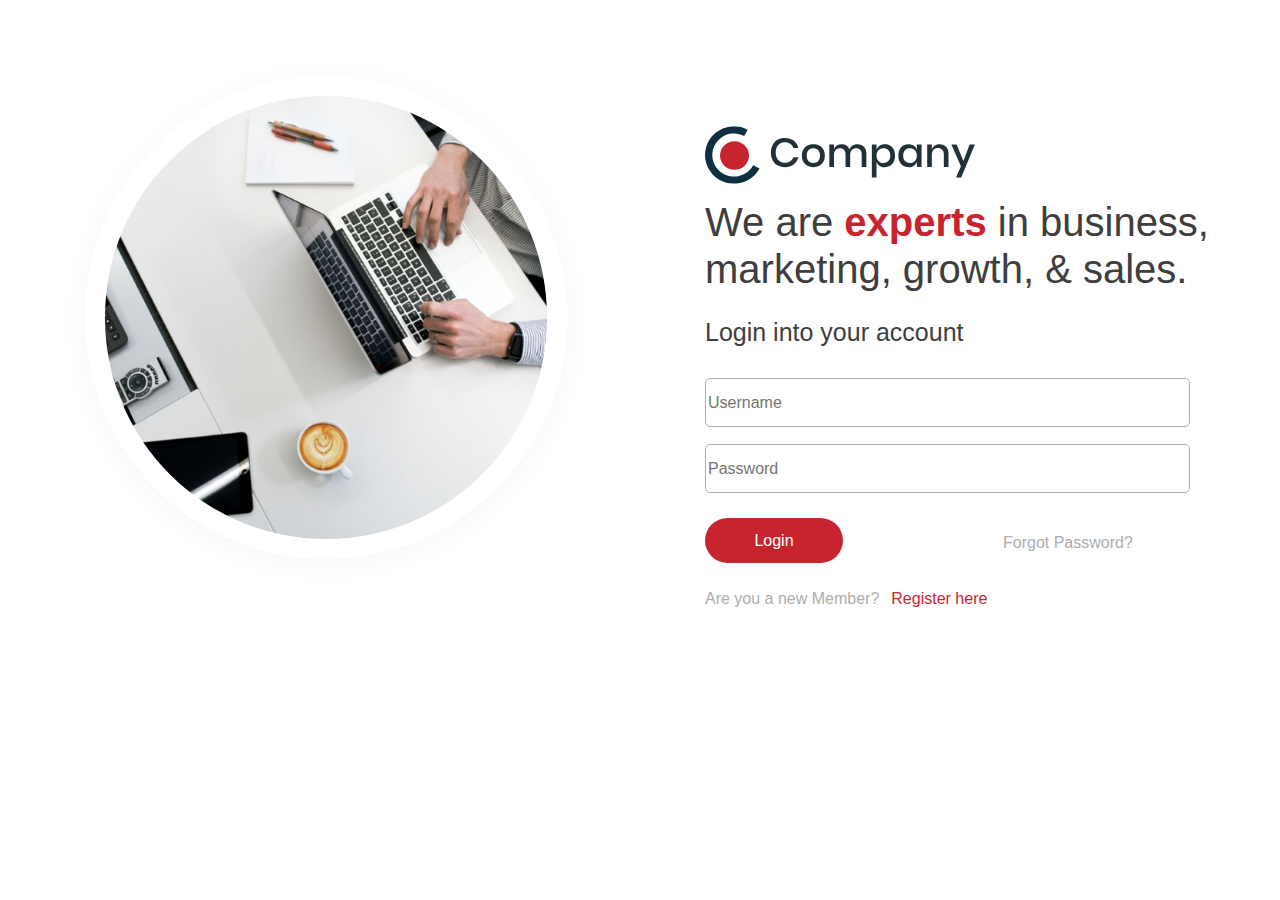
<file: index.html>
<!DOCTYPE html>
<html lang="en">
<head>
    <meta charset="UTF-8">
    <meta http-equiv="X-UA-Compatible" content="IE=edge">
    <meta name="viewport" content="width=device-width, initial-scale=1.0">
    <link rel="stylesheet" href="css/style.css">
    <link rel="stylesheet" href="css/bootstrap.min.css" >
    <title>Login Page</title>
</head>
<body>
    <div class="container-fluid">
        <div class="row" >
            <div class="col-xl-6" id="hero-image-part">
                <div id="hero-image-div" >
                    <img class="hero-image" src="images/hero-image.png" alt="">
                </div>
            </div>
            
            <div class="col-xl-6" id="login-details">
                <div class="container" id="login-tab">
                    <img id="logo" src="images/header-logo.svg" alt="">
                    <h1 id="heading">We are <span style="color:#C8242F; font-weight:900; line-height: 53px;">experts</span> in business, marketing, growth, & sales.</h1>
                    <p id="login-tab-header">Login into your account</p>
                    
                    <input type="text" id="username" name="username" placeholder="Username"><br>
                    <input type="password" id="pwd" name="pwd" placeholder="Password"><br>
                    <div class="login-forgot-btns">
                        <button name="button" type="submit" style="border-radius: 23px;">Login</button>
                        <a href="" id="forgot-password-link">Forgot Password?</a>
                    </div>
                    <br>
                    <p><span id="member-registration"> Are you a new Member?</span><a href="" id="registration-page-link">Register here</a></p>
                </div>
            </div>
        </div>
    </div>
    
</body>
</html>
</file>
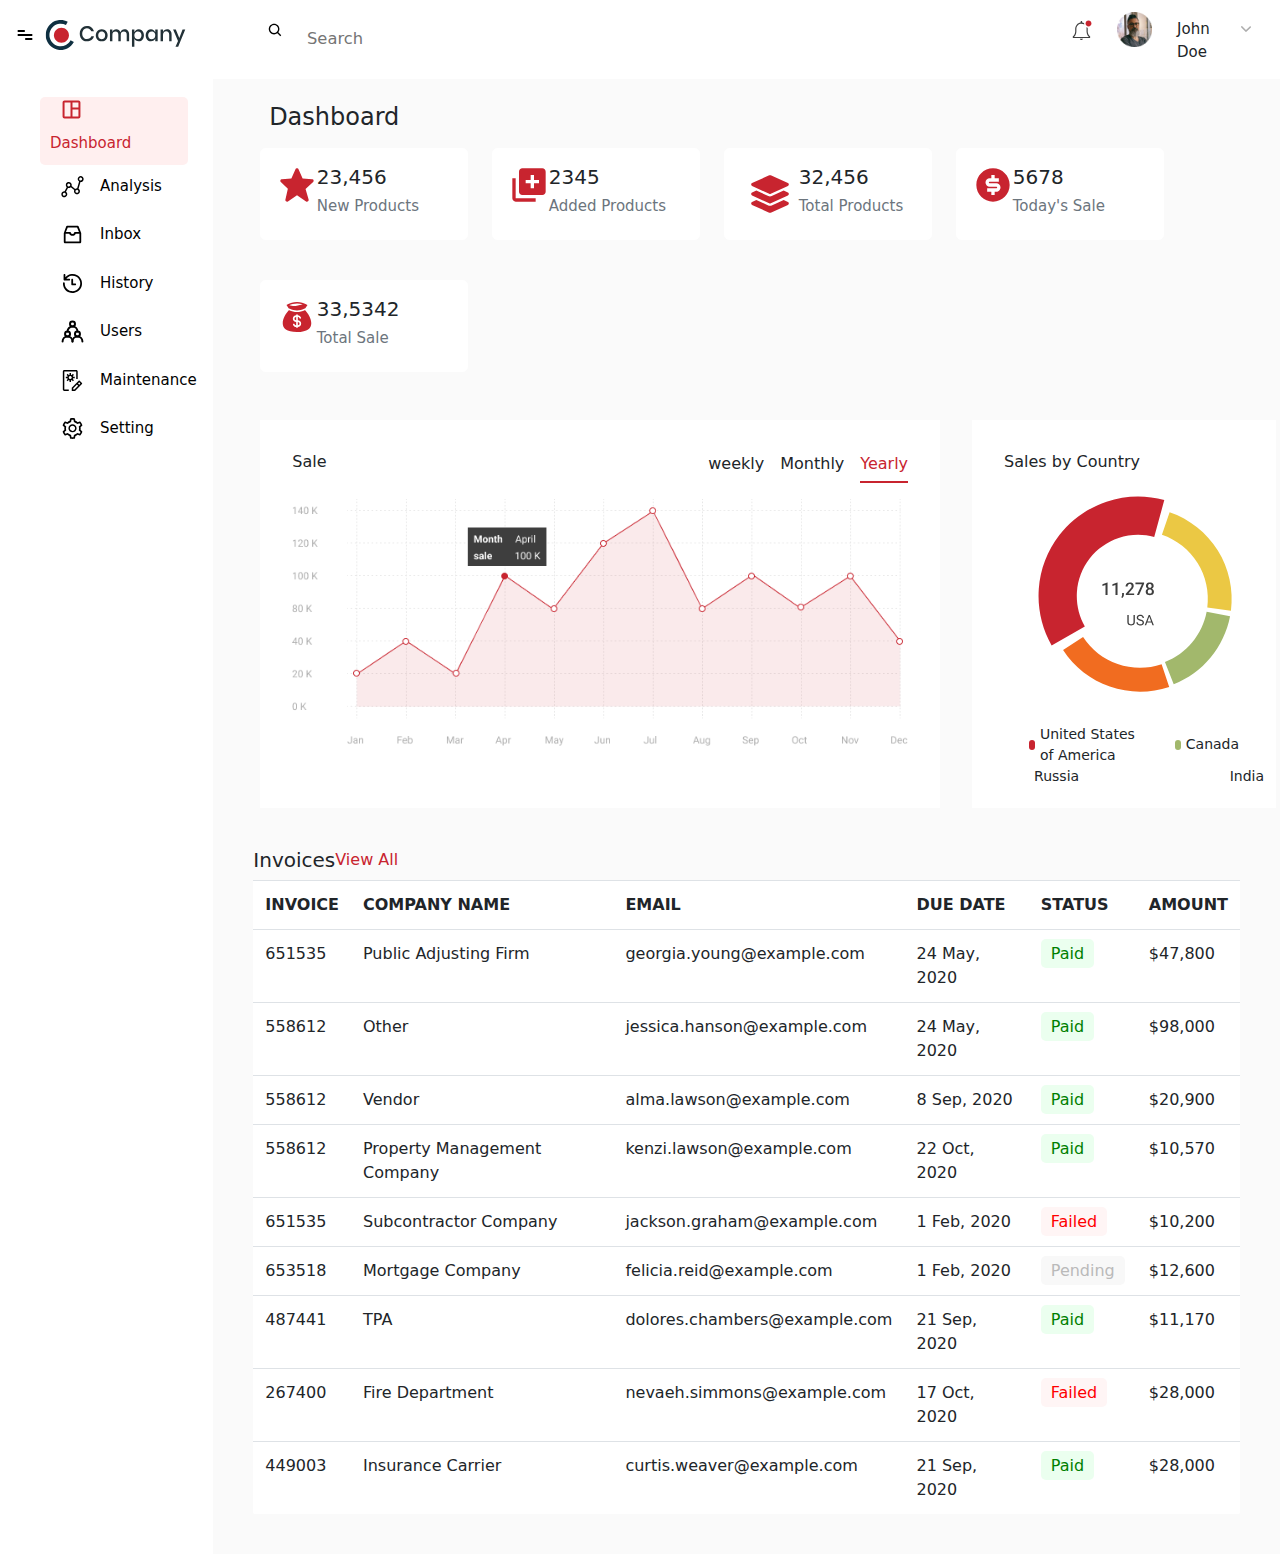
<file: dashboard.html>
<!DOCTYPE html>
<html lang="en">

<head>
    <meta charset="UTF-8">
    <meta http-equiv="X-UA-Compatible" content="IE=edge">
    <meta name="viewport" content="width=device-width, initial-scale=1.0">
    <link rel="stylesheet" href="css/bootstrap.min.css">
    <link rel="stylesheet" href="css/dashboard-style.css">

    <title>Dahsboard</title>
</head>

<body>
    <div class="container-fluid">
        <div class="row">
            
                <div class="container-fluid" id="navbar" style="padding-right:24px ;">
                    <a id="menubar-logo"><img src="images/menu-bar.svg" alt=" " class="slidebar-icon"></a>
                    <a href="dashboard.html"><img src="images/logo.svg" alt=" " class="logo"></a>
                    <div id="search-part">
                        <img src="images/search-icon.svg" alt=" " class="search-icon">
                        <input id="search-input" type="text" name="search" placeholder="Search">
                    </div>

                    <img src="images/notification-icon.svg" alt=" " class="notification">
                    <img src="images/profile.png" alt=" " class="profile-image">
                    <p id="user-name">John Doe</p>
                    <img src="images/select-downward.svg" alt=" " class="downword-arrow">
                </div>
           
        </div>
        <div class="row" id="container-part">
            <div class="col-md-2" id="side-bar">
               
                <div id="dashboard-logo-active">
                    <a href="dashboard.html">
                        <img src="images/dashboard-active.svg" alt=" ">
                        <p>Dashboard</p>
                    </a>
                </div>
                <div id="analysis">
                    <a href="innerpage.html">
                        <img src="images/graph-default.svg" alt=" ">
                        <p>Analysis</p>
                    </a>

                </div>
                <div id="inbox">
                    <a href="">
                        <img src="images/inbox-default.svg" alt=" ">
                        <p>Inbox</p>
                    </a>

                </div>
                <div id="history">
                    <a href="">
                        <img src="images/clock-default.svg" alt=" ">
                        <p>History</p>
                    </a>

                </div>
                <div id="users">
                    <a href="">
                        <img src="images/user-default.svg" alt=" ">
                        <p>Users</p>
                    </a>

                </div>
                <div id="maintenance">
                    <a href="">
                        <img src="images/maintenance-default.svg" alt=" ">
                        <p>Maintenance</p>
                    </a>
                </div>
                <div id="setting">
                    <a href="">
                        <img src="images/setting-default.svg" alt=" ">
                        <p>Setting</p>
                    </a>
                </div>
               
            </div>
            <div class="col-md-10" id="dashboard-details-container">
                <div class="dashboard-details">
                    <h4 style="margin-left: 1.7em; margin-top:1em">Dashboard</h4>

                    <div class="row" id="first-row-in-dashboard">
                        <div class="card">
                            <div class="card-body" style="display: flex;">
                                <img src="images/star.svg" alt="">
                                <div>
                                    <h5>23,456</h5>
                                    <h6 class="text-muted" style="font-size: 15px;">New Products</h6>
                                </div>

                            </div>
                        </div>

                        <div class="card">
                            <div class="card-body" style="display: flex;">
                                <img src="images/new-product.svg" alt="">
                                <div>
                                    <h5>2345</h5>
                                    <h6 class="text-muted" style="font-size: 15px;">Added Products</h6>
                                </div>
                            </div>
                        </div>

                        <div class="card">
                            <div class="card-body" style="display: flex;">
                                <img src="images/total-product.svg" alt="" style="height: 58px; width:58px;">
                                <div>
                                    <h5>32,456</h5>
                                    <h6 class="text-muted" style="font-size: 15px;">Total Products</h6>
                                </div>
                            </div>
                        </div>

                        <div class="card">
                            <div class="card-body" style="display: flex;">
                                <img src="images/dollar-filled.svg" alt="">
                                <div>
                                    <h5>5678</h5>
                                    <h6 class="text-muted" style="font-size: 15px;">Today's Sale</h6>
                                </div>
                            </div>
                        </div>

                        <div class="card">
                            <div class="card-body" style="display: flex;">
                                <img src="images/money-bag.svg" alt="">
                                <div>
                                    <h5>33,5342</h5>
                                    <h6 class="text-muted" style="font-size: 15px;">Total Sale</h6>
                                </div>
                            </div>
                        </div>
                    </div>


                    <div class="row" style="margin-left:2em;">
                        <div class="sales-row">
                            <div class="sales-by-time col-md-8">
                                <div id="sale-by-time-header">
                                    <h6>Sale</h6>
                                    <ul>
                                        <li>weekly</li>
                                        <li>Monthly</li>
                                        <li class="line" style="color: #C8242F;padding-right: 0;">Yearly</li>
                                    </ul>
                                </div>
                                <img src="images/data-graph.png" alt="">
                            </div>
                            <div class="sales-by-country col">
                                <div id="sale-by-country-header">
                                    <h6>Sales by Country</h6>
                                </div>
                                <img src="images/pie-chart.svg" alt="" style="margin-left: 1em;">
                                <div id="legenda">
                                    <div class="entry">
                                        <div id="color-us" class="entry-color"></div>
                                        <div class="entry-text">United States of America</div>

                                        <div id="color-canada" class="entry-color"></div>
                                        <div class="entry-text">Canada</div>
                                    </div>
                                    <div class="entry">
                                        <div id="color-russia" class="entry-color"></div>
                                        <div class="entry-text">Russia</div>

                                        <div id="color-india" class="entry-color"></div>
                                        <div class="entry-text">India</div>
                                    </div>
                                </div>
                            </div>
                        </div>
                    </div>
                    <div class="row">
                        <div id="table-head-part">
                            <h5>Invoices</h5>
                            <a href="" style="float: right;color: #C8242F;">View All</a>
                        </div>

                        <table class="table" style="width:100%; overflow: scroll;">

                            <tr>
                                <th scope="col">INVOICE</th>
                                <th scope="col">COMPANY NAME</th>
                                <th scope="col">EMAIL</th>
                                <th scope="col">DUE DATE</th>
                                <th scope="col">STATUS</th>
                                <th scope="col">AMOUNT</th>
                            </tr>

                            <tr>
                                <td>651535</td>
                                <td>Public Adjusting Firm</td>
                                <td>georgia.young@example.com</td>
                                <td>24 May, 2020</td>
                                <td><span id="paid-status">Paid</span></td>
                                <td>$47,800</td>
                            </tr>
                            <tr>
                                <td>558612</td>
                                <td>Other</td>
                                <td>jessica.hanson@example.com</td>
                                <td>24 May, 2020</td>
                                <td><span id="paid-status">Paid</span></td>
                                <td>$98,000</td>
                            </tr>
                            <tr>
                                <td>558612</td>
                                <td>Vendor</td>
                                <td>alma.lawson@example.com</td>
                                <td>8 Sep, 2020</td>
                                <td><span id="paid-status">Paid</span></td>
                                <td>$20,900</td>
                            </tr>

                            <tr>
                                <td>558612</td>
                                <td>Property Management Company</td>
                                <td>kenzi.lawson@example.com</td>
                                <td>22 Oct, 2020</td>
                                <td><span id="paid-status">Paid</span></td>
                                <td>$10,570</td>
                            </tr>
                            <tr>
                                <td>651535</td>
                                <td>Subcontractor Company</td>
                                <td>jackson.graham@example.com</td>
                                <td>1 Feb, 2020</td>
                                <td><span id="failed-status">Failed</span></td>
                                <td>$10,200</td>
                            </tr>
                            <tr>
                                <td>653518</td>
                                <td>Mortgage Company</td>
                                <td>felicia.reid@example.com</td>
                                <td>1 Feb, 2020</td>
                                <td> <span id="pending-status">Pending</span></td>
                                <td>$12,600</td>
                            </tr>
                            <tr>
                                <td>487441</td>
                                <td>TPA</td>
                                <td>dolores.chambers@example.com</td>
                                <td>21 Sep, 2020</td>
                                <td><span id="paid-status">Paid</span></td>
                                <td>$11,170</td>
                            </tr>
                            <tr>
                                <td>267400</td>
                                <td>Fire Department</td>
                                <td>nevaeh.simmons@example.com</td>
                                <td>17 Oct, 2020</td>
                                <td><span id="failed-status">Failed</span></td>
                                <td>$28,000</td>
                            </tr>
                            <tr>
                                <td>449003</td>
                                <td>Insurance Carrier</td>
                                <td>curtis.weaver@example.com</td>
                                <td>21 Sep, 2020</td>
                                <td><span id="paid-status">Paid</span></td>
                                <td>$28,000</td>
                            </tr>

                        </table>
                    </div>

                </div>
            </div>
        </div>
    </div>
    <script src="js/dashboard.js"></script>


</body>

</html>
</file>
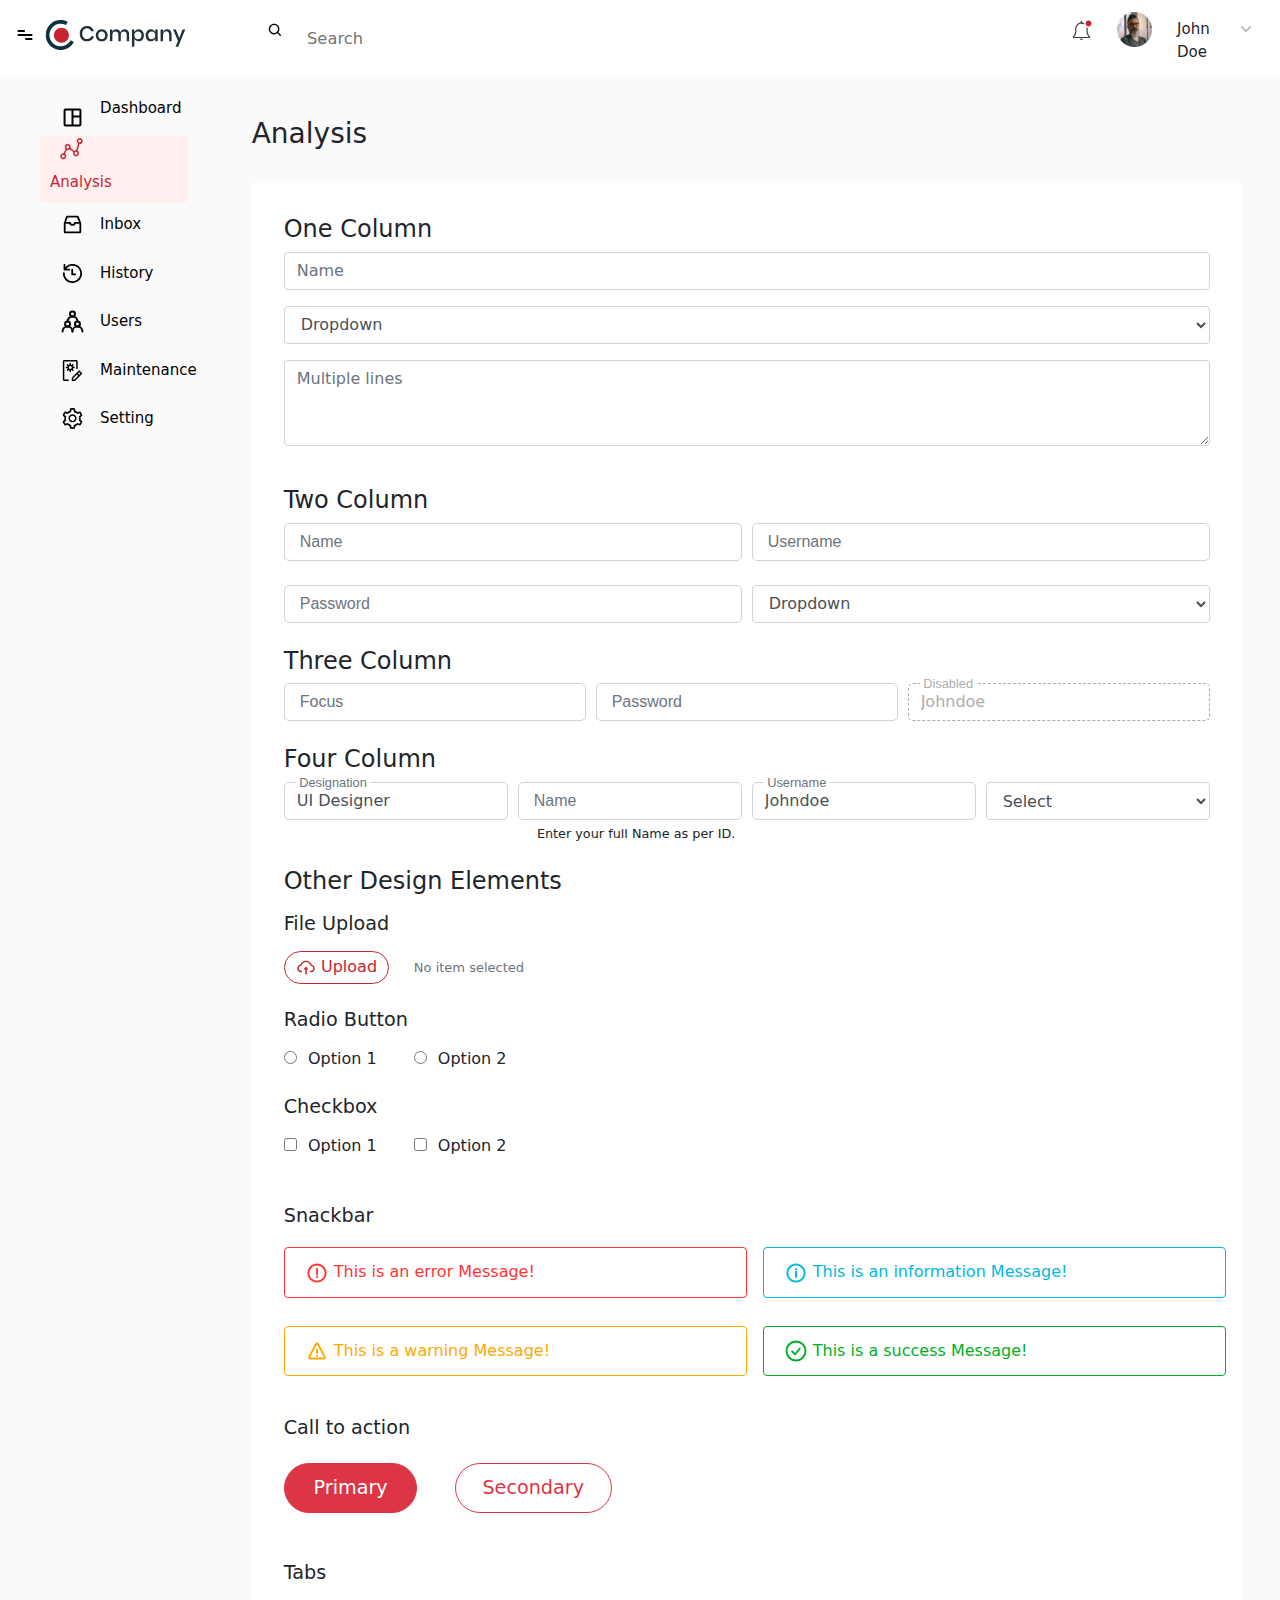
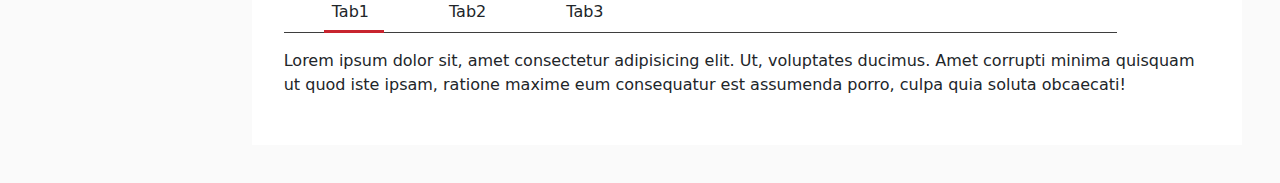
<file: innerpage.html>
<!DOCTYPE html>
<html lang="en">

<head>
    <meta charset="UTF-8">
    <meta http-equiv="X-UA-Compatible" content="IE=edge">
    <meta name="viewport" content="width=device-width, initial-scale=1.0">
    <link rel="stylesheet" href="css/bootstrap.min.css">
    <link rel="stylesheet" href="css/intnerpage-style.css">
    <title>Innerpage</title>
</head>

<body>
    <div class="container-fluid">
        <div class="row">

            <div class="container-fluid" id="navbar" style="padding-right:24px ;">
                <a id="menubar-logo"><img src="images/menu-bar.svg" alt=" " class="slidebar-icon"></a>
                <a href="dashboard.html"><img src="images/logo.svg" alt=" " class="logo"></a>
                <div id="search-part">
                    <img src="images/search-icon.svg" alt=" " class="search-icon">
                    <input id="search-input" type="text" name="search" placeholder="Search">
                </div>

                <img src="images/notification-icon.svg" alt=" " class="notification">
                <img src="images/profile.png" alt=" " class="profile-image">
                <p id="user-name">John Doe</p>
                <img src="images/select-downward.svg" alt=" " class="downword-arrow">
            </div>

        </div>
        <div class="row">
            <!-- <div class="container-fluid">
                <div class="row"> -->
            <div class="col-2">
                <div class="side-bar">
                    <div id="dashboard">
                        <a href="dashboard.html">
                            <img src="images/dashboard-default.svg" alt=" ">
                            <p>Dashboard</p>
                        </a>
                    </div>
                    <div id="analysis-logo-active">
                        <a href="innerpage.html">
                            <img src="images/graph-active.svg" alt=" ">
                            <p>Analysis</p>
                        </a>

                    </div>
                    <div id="inbox">
                        <a href="">
                            <img src="images/inbox-default.svg" alt=" ">
                            <p>Inbox</p>
                        </a>

                    </div>
                    <div id="history">
                        <a href="">
                            <img src="images/clock-default.svg" alt=" ">
                            <p>History</p>
                        </a>

                    </div>
                    <div id="users">
                        <a href="">
                            <img src="images/user-default.svg" alt=" ">
                            <p>Users</p>
                        </a>

                    </div>
                    <div id="maintenance">
                        <a href="">
                            <img src="images/maintenance-default.svg" alt=" ">
                            <p>Maintenance</p>
                        </a>
                    </div>
                    <div id="setting">
                        <a href="">
                            <img src="images/setting-default.svg" alt=" ">
                            <p>Setting</p>
                        </a>
                    </div>
                </div>
            </div>
            <div class="col-10" style="padding: 2.4em;">
                <h3>Analysis</h3>
                <br>
                <div style="background-color: #ffff; padding: 2em;">
                    <form class="one-column">
                        <h4>One Column</h4>
                        <div class="form-group">
                            <input type="text" class="form-control" id="exampleFormControlInput1" placeholder="Name">
                        </div>
                        <div class="form-group">
                            <select class="form-control">
                                <option>Dropdown</option>
                            </select>
                        </div>
                        <div class="form-group">
                            <textarea class="form-control" id="exampleFormControlTextarea1" rows="3"
                                placeholder="Multiple lines"></textarea>
                        </div>
                    </form>
                    <div class="pt-4">
                        <h4>Two Column</h4>
                        <form>
                            <div class="form-row">
                                <div class="input-block col-md-6">
                                    <input type="text" required spellcheck="false">
                                    <span class="placeholder">
                                        Name
                                    </span>
                                </div>
                                <div class="input-block col-md-6">
                                    <input type="text" name="input-text" required spellcheck="false">
                                    <span class="placeholder">
                                        Username
                                    </span>
                                </div>
                            </div>
                            <br>
                            <div class="form-row">
                                <div class="input-block col-md-6">
                                    <input type="password" name="password" required spellcheck="false">
                                    <span class="placeholder">
                                        Password
                                    </span>
                                </div>
                                <div class="col-md-6">
                                    <select class="form-control">
                                        <option>Dropdown</option>
                                    </select>
                                </div>
                            </div>

                        </form>
                    </div>

                    <div class="pt-4">
                        <h4>Three Column</h4>
                        <form>
                            <div class="form-row">
                                <div class="input-block col-md-4" id="input-focus">
                                    <input type="text" name="Focus" required spellcheck="false">
                                    <span class="placeholder">
                                        Focus
                                    </span>
                                </div>
                                <div class="input-block col-md-4">
                                    <input type="password" name="password" required spellcheck="false">
                                    <span class="placeholder">
                                        Password
                                    </span>
                                </div>
                                <div class="input-block col-md-4">
                                    <input type="text" name="input-text" required spellcheck="false" value="Johndoe"
                                        disabled style="border: 1px dashed #ADADAD; color: #ADADAD;">
                                    <span class="placeholder-disabled" style="color: #ADADAD;">
                                        Disabled
                                    </span>
                                </div>
                            </div>
                            <br>
                        </form>
                    </div>

                    <div>
                        <h4>Four Column</h4>
                        <form>
                            <div class="form-row">
                                <div class="input-block col-md-3">
                                    <input type="text" name="Focus" required spellcheck="false" value="UI Designer">
                                    <span class="placeholder">
                                        Designation
                                    </span>
                                </div>
                                <div class="input-block col-md-3">
                                    <input type="text" name="password" required spellcheck="false">
                                    <span class="placeholder">
                                        Name
                                    </span>
                                    <div class="form-text small" style="padding-left:1.5em;">Enter your full Name as per
                                        ID.</div>
                                </div>
                                <div class="input-block col-md-3">
                                    <input type="text" name="input-text" required spellcheck="false" value="Johndoe">
                                    <span class="placeholder">
                                        Username
                                    </span>
                                </div>
                                <div class="form-group col-md-3">
                                    <select class="form-control">
                                        <option>Select</option>
                                    </select>
                                </div>
                            </div>
                            <br>
                        </form>
                    </div>

                    <div>
                        <h4>Other Design Elements</h4>
                        <div class="mt-3">
                            <h6 class="pb-2">File Upload</h6>

                            <label id="file-upload">
                                <span id="input-file-label">
                                    <img src="images/cloud-upload-icon.svg" alt="cloud-upload-icon">
                                    Upload
                                </span>
                                <input type="file" style="display: none;" id="file-input">

                            </label>
                            <span id="file-name" class="text-muted"> No item selected</span>
                            <script>
                                let inputFile = document.getElementById('file-input');
                                let fileNameField = document.getElementById('file-name');
                                inputFile.addEventListener('change', function (event) {
                                    let uploadedFileName = event.target.files[0].name;
                                    fileNameField.textContent = uploadedFileName;
                                })
                            </script>
                        </div>
                        <div class="mt-3">
                            <h6 class="pb-2">Radio Button</h6>
                            <input type="radio" name="option"><label style="padding-left:0.7em">Option 1</label>
                            <span style="padding:1em"></span>
                            <input type="radio" name="option"><label style="padding-left:0.7em">Option 2</label>
                        </div>
                        <div class="mt-3">
                            <h6 class="pb-2">Checkbox</h6>
                            <input type="checkbox" name="option1"><label style="padding-left:0.7em">Option 1</label>
                            <span style="padding: 1em;"></span>
                            <input type="checkbox" name="option2"><label style="padding-left:0.7em">Option 2</label>
                        </div>
                        <div class="pt-4">
                            <h6 class="snackbar">Snackbar</h6>
                            <div class="snackbar">
                                <div class="alert alert-primary col-md-6" role="alert" id="errormsg">
                                    <img src="images/error-icon.svg" alt="" class="snackbar-img">
                                    This is an error Message!
                                </div>
                                <div class="alert alert-primary col-md-6" role="alert" id="infomsg">
                                    <img src="images/info-icon.svg" alt="" class="snackbar-img">
                                    This is an information Message!
                                </div>
                            </div>
                            <div class="snackbar">
                                <div class="alert alert-primary col-md-6" role="alert" id="warningmsg">
                                    <img src="images/warning-icon.svg" alt="" class="snackbar-img">
                                    This is a warning Message!
                                </div>
                                <div class="alert alert-primary col-md-6" role="alert" id="successmsg">
                                    <img src="images/success-icon.svg" alt="" class="snackbar-img">
                                    This is a success Message!
                                </div>
                            </div>
                        </div>
                        <div class="pt-4">
                            <h6 class="pb-3">Call to action</h6>
                            <button type="button" class="btn btn-danger"
                                style="border-radius: 2em; padding: 0.5em 1.5em 0.5em 1.5em; font-size: 1.2em;">Primary</button>
                            <span style="padding: 1em;"></span>
                            <button type="button" class="btn btn-outline-danger"
                                style="border-radius: 2em; padding: 0.5em 1.4em 0.5em 1.4em; font-size: 1.2em;">Secondary</button>
                        </div>
                        <div class="pt-4">
                            <h6 class="pt-4">Tabs</h6>
                            <div class="tabs">
                                <ul>
                                    <li>Tab1</li>
                                    <li>Tab2</li>
                                    <li>Tab3</li>
                                    <span class="underline"></span>
                                </ul>

                                <p>Lorem ipsum dolor sit, amet consectetur adipisicing elit. Ut, voluptates ducimus.
                                    Amet corrupti minima quisquam ut quod iste ipsam, ratione maxime eum consequatur est
                                    assumenda porro, culpa quia soluta obcaecati!</p>
                            </div>
                        </div>
                    </div>
                </div>
            </div>
            <!-- </div>
            </div> -->
        </div>
    </div>

    <script src="js/dashboard.js"></script>


</body>

</html>
</file>
<file: css/style.css>
body {
    background: #FAFAFA;
    height: auto;
    font-family: system-ui, -apple-system, BlinkMacSystemFont, 'Segoe UI', Roboto, Oxygen, Ubuntu, Cantarell, 'Open Sans', 'Helvetica Neue', sans-serif;
}

.container-fluid {
    margin-top: 4em;
    margin-left: 90px;
}

#hero-image-div{
    max-height: 36em; 
    max-width: 36em; 
    margin: 12px 57.6px 0 57.6px; 
    padding-left: 2%;
}
.hero-image {
    border: 20px solid #FFFFFF;
    box-shadow: 0px 4px 31px #0000000A;
    border-radius: 50%;
    width: 100%;
    height: auto;

}

#login-tab {
    padding: 50px;
}

#logo {
    width: 272px;
    height: 58px;
    margin-top: 12px;
    margin-bottom: 12px;
}

#heading {

    color: #3E3E3E;
    letter-spacing: 0px;
    line-height: 1em;
    margin-bottom: 27px;
    width: 100%;
}

#login-tab-header {
    text-align: left;
    font-weight: normal;
    font-size: 25px;
    line-height: 33px;
    color: #3E3E3E;
}

#username {
    margin-top: 13px;
    width: 429px;
    height: 49px;
    background: #FFFFFF 0% 0% no-repeat padding-box;
    border: 1px solid #ADADAD;
    border-radius: 5px;
}

#pwd {
    margin-top: 17px;
    ;
    width: 429px;
    height: 49px;
    background: #FFFFFF 0% 0% no-repeat padding-box;
    border: 1px solid #ADADAD;
    border-radius: 5px;
    margin-bottom: 25px;
}

button {
    width: 138px;
    height: 45px;
    background-color: #C8242F;
    border-radius: 23px;
    opacity: 1;
    border: #C8242F;

    font-weight: medium;
    font-size: 18px;
    line-height: 24px;
    color: #FFFFFF;
}

.login-forgot-btns {
    display: flex;
}

#forgot-password-link {
    margin-left: 160px;
    padding-top: 2.5%;
    width: 131px;
    height: 20px;
    text-align: left;
    color: #ADADAD;
    text-decoration: none;
}

#member-registration {
    color: #ADADAD;
    font-weight: 450;

}

#registration-page-link {
    margin-top: 12px;
    margin-left: 12px;
    font-weight: 500;
    text-align: left;
    letter-spacing: 0px;
    color: #C8242F;
    opacity: 1;
}


@media only screen and (max-width: 1280px) {
    
    .container-fluid {
        align-items: center;
    }

    #login-tab {
        width: 100%;
        justify-content: center;
    }

    #heading {
        max-width: 719px;
    }

    #username,
    #pwd {
        width: 95%;

    }

}

@media only screen and (max-width: 650px)  {
    .login-forgot-btns {
        display: grid;
    }

    #forgot-password-link {
        margin-left: 0;
        padding-top: 2%;
    }

    #member-registration {
        display: flex;
        flex-direction: column;
    }

    #registration-page-link {
        margin-left: 0;
    }

    #username,
    #pwd {
        width: 100%;

    }

    #heading {
        font-size: 2em;
    }

    #login-tab-header {
        font-size: 21px;
    }
   
}
</file>
<file: css/dashboard-style.css>
body{
    padding: 0;
    margin: 0;
    box-sizing: border-box;
    background: #FAFAFA;
    font-family: system-ui, -apple-system, BlinkMacSystemFont, 'Segoe UI', Roboto, Oxygen, Ubuntu, Cantarell, 'Open Sans', 'Helvetica Neue', sans-serif;    
}
#navbar{
    display: flex;
    height: fit-content ;
    width: 100em;
    background-color: #FFFFFF;
}
#search-part{
    display: flex;
}
#search-input{
    font-size: 1.02em; 
    font-weight: 500; 
    position: relative; 
    display: inline; 
    border: 1px white;
}
.slidebar-icon{
    /* logo for sidebar */
    height: 1.25em;
    width: 1.25em;
    margin: 1.56em 0px 0px 0px;
    float: left;
    display: inline;
    background-color: #FFFFFF;
}
.col-md-2{
    background-color: #FFFFFF;
}
.logo{
    width: 8.875em;;
    height: 1.875em;
    margin: 1.25em 0px 0px 0.625em;
    float: left;
}
.search-icon{
    width: 1em;
    height: 1em;
    margin: 1.375em;
    margin-left: 5em;
    float: left;
    
}
.notification{
    width: 1.313em;
    height: 1.313em;
    margin-top: 1.25em;
    margin-left:45% ;
}
.profile-image{
    width: 35px;
    height: 35px;
    margin-left: 2%;
    margin-top: 12px;
}
#user-name{
    font-size: 0.9375em; 
    font-weight: 400;  
    margin-top: 18px; 
    margin-left: 2%;
    display: inline; 
    left: 0;
}
.downword-arrow{
    width: 40px;
    height: 20px;
    margin-left: 2%;
    margin-top: 19px;

}
#dashboard-logo-active>a>img{
    width: 1.563em;
    height: 1.563em;
    margin-left: 19px;
}

#dashboard-logo-active{
    display: inline-block;
    padding-right: 50px;
    margin-top: 18px;
    margin-left: 25px;
    margin-right: 10px;
    background: rgb(255 239 239);
    border-radius: 5px;
}
#dashboard-logo-active>a>p{
    display: inline-block;
    color: #C8242F;
    margin-left: 10px;
    font-size: 15px;
    margin-top: 10px;
    margin-bottom: 10px;
}

#analysis>a>img{
    width: 25px;
    height: 25px;
    margin-left: 45px;
}
#analysis>a>p{
    display: inline-block;
    margin-left: 10px;
    font-size: 15px;
    margin-top: 10px;
    color: black;
}

#inbox>a>img{
    width: 25px;
    height: 25px;
    margin-left: 45px;
}
#inbox>a>p{
    display: inline-block;
    margin-left: 10px;
    font-size: 15px;
    margin-top: 10px;
    color: black;
}

#history>a>img{
    width: 25px;
    height: 25px;
    margin-left: 45px;
}
#history>a>p{
    display: inline-block;
    margin-left: 10px;
    font-size: 15px;
    margin-top: 10px;
    color: black;
}

#users>a>img{
    width: 25px;
    height: 25px;
    margin-left: 45px;
}
#users>a>p{
    display: inline-block;
    margin-left: 10px;
    font-size: 15px;
    margin-top: 10px;
    color: black;
}

#maintenance>a>img{
    width: 25px;
    height: 25px;
    margin-left: 45px;
}
#maintenance>a>p{
    display: inline-block;
    margin-left: 10px;
    font-size: 15px;
    margin-top: 10px;
    color: black;
}

#setting>a>img{
    width: 25px;
    height: 25px;
    margin-left: 45px;
}
#setting>a>p{
    display: inline-block;
    margin-left: 10px;
    font-size: 15px;
    margin-top: 10px;
    color: black;
}


#first-row-in-dashboard{
    display: flex;
    padding-left: 2.4em; 
    margin-right: 1.5em;
}

/* graph-part*/

/* for pie chart */
#legenda {
margin-left: 20px;
background-color: white;
padding: 5px;
}
.entry {
display: flex;
align-items: center;
}

.entry-color {
height: 10px;
width: 10px;
border-radius: 5px;;
}

.entry-text {
margin-left: 5px;
font-size: 14px;
}

#color-us {
background-color: #C8242F;
}

#color-canada{
background-color:#A2B86C;
margin-left: 1.99em;
}
#color-russia{
background-color:#F16C20;
}
#color-india{
background-color:#EBC844;
margin-left: 9.1em;
}

#sale-by-time-header{
    display: flex;
    justify-content: space-between;
}
ul{
    text-decoration: none;
    display: flex;
    justify-content: space-between;
}
li{
    list-style: none;
    padding-right: 1em;
}

.sales-row{
    display: flex ;
}
.sales-by-time{
    width: 70em;
    background-color: #FFFFFF;
    width: 100%;
    padding: 2em;
    margin-top: 1em;
}

.sales-by-time>img{
    width: 100%;
    height: auto;
}
.sales-by-country{
    width: 19em;
    background-color:white;
    margin:0em 2em 0 2em;  
    padding: 2em 2em 1em 2em;
    margin-top: 1em;
}
.sales-by-country>img{
    width: 15em;
    height: auto;
}

/* table part */

.th{
    border-top: none;
    color: #ADADAD;
}

#paid-status{
    background-color: #EBFFEF;
    border-radius: 5px;
    padding: 5px 10px 5px 10px;
    color: green;
}

#failed-status{
    background-color: #FFF5F5;
    border-radius: 5px;
    padding: 5px 10px 5px 10px;
    color: red;
}

#pending-status{
    background-color: #F8F8F8;
    border-radius: 5px;
    padding: 5px 10px 5px 10px;
    color:#BABABA;
}

.line{
    padding-bottom: 5px;
    border-bottom-style: solid;
    border-bottom-width: 2.8px;
    width: fit-content;
}

.card{
    width: 13em; 
    margin:0.5em 1em 2em 0.5em; 
    border-radius: 5px;
    border-color: white;
}
.card-body{
    padding: 1em;
}
.card-body> img{
    width:2.5em;
    height:2.5em;
}


#table-head-part{
    display:flex; 
    max-width: 100%; 
    margin-top: 2.5em; 
    margin-left:2.5em; 
    margin-right: 2.5em;
} 
.table{
    margin-left:2.5em;
    margin-bottom: 2.5em; 
    background-color: #FFFFFF; 
    padding: 2em; 
    margin-right: 2.5em;
    border-radius: 2px;

}

@media (min-width:576px) and (max-width:769px) {
    table{
        width: 100%;
        overflow: hidden;
    }
   
}

@media only screen and (max-width:770){
    *{
        justify-self: center;
        align-items: center;
    }
    #side-bar>div{
        width:fit-content;
    }
    #side-bar{
        display: none;
    }
    
}
@media only screen and (max-width:1024px){
    a{
        justify-content:center;
    }
    #user-name{
        display: none;
    }
    .sales-row{
        display: grid;
    }
    #first-row-in-dashboard{
        display: grid;
    }
    .sales-by-country{
        margin-left: 0;
    }
}
</file>
<file: css/intnerpage-style.css>
body{
    padding: 0;
    margin: 0;
    box-sizing: border-box;
    background: #FAFAFA;
    font-family: system-ui, -apple-system, BlinkMacSystemFont, 'Segoe UI', Roboto, Oxygen, Ubuntu, Cantarell, 'Open Sans', 'Helvetica Neue', sans-serif;    
}
#navbar{
    display: flex;
    height: fit-content ;
    width: 100em;
    background-color: #FFFFFF;
}
#search-part{
    display: flex;
}
#search-input{
    font-size: 1.02em; 
    font-weight: 500; 
    position: relative; 
    display: inline; 
    border: 1px white;
}
.slidebar-icon{
    /* logo for sidebar */
    height: 1.25em;
    width: 1.25em;
    margin: 1.56em 0px 0px 0px;
    float: left;
    display: inline;
    background-color: #FFFFFF;
}
.col-md-2{
    background-color: #FFFFFF;
}
.logo{
    width: 8.875em;;
    height: 1.875em;
    margin: 1.25em 0px 0px 0.625em;
    float: left;
}
.search-icon{
    width: 1em;
    height: 1em;
    margin: 1.375em;
    margin-left: 5em;
    float: left;
    
}
.notification{
    width: 1.313em;
    height: 1.313em;
    margin-top: 1.25em;
    margin-left:45% ;
}
.profile-image{
    width: 35px;
    height: 35px;
    margin-left: 2%;
    margin-top: 12px;
}
#user-name{
    font-size: 0.9375em; 
    font-weight: 400;  
    margin-top: 18px; 
    margin-left: 2%;
    display: inline; 
    left: 0;
}
.downword-arrow{
    width: 40px;
    height: 20px;
    margin-left: 2%;
    margin-top: 19px;

}
#analysis-logo-active>a>img{
    width: 1.563em;
    height: 1.563em;
    margin-left: 19px;
}

#analysis-logo-active{
    display: inline-block;
    padding-right: 50px;
    margin-left: 25px;
    margin-right: 10px;
    background: rgb(255 239 239);
    border-radius: 5px;
}
#analysis-logo-active>a>p{
    display: inline-block;
    color: #C8242F;
    margin-left: 10px;
    font-size: 15px;
    margin-top: 10px;
    margin-bottom: 10px;
}
#dashboard>a>img{
    width: 25px;
    height: 25px;
    margin-left: 45px;
    margin-top: 18px;
}
#dashboard>a>p{
    display: inline-block;
    margin-left: 10px;
    font-size: 15px;
    margin-top: 18px;
    color: black;
}

#inbox>a>img{
    width: 25px;
    height: 25px;
    margin-left: 45px;
}
#inbox>a>p{
    display: inline-block;
    margin-left: 10px;
    font-size: 15px;
    margin-top: 10px;
    color: black;
}

#history>a>img{
    width: 25px;
    height: 25px;
    margin-left: 45px;
}
#history>a>p{
    display: inline-block;
    margin-left: 10px;
    font-size: 15px;
    margin-top: 10px;
    color: black;
}

#users>a>img{
    width: 25px;
    height: 25px;
    margin-left: 45px;
}
#users>a>p{
    display: inline-block;
    margin-left: 10px;
    font-size: 15px;
    margin-top: 10px;
    color: black;
}

#maintenance>a>img{
    width: 25px;
    height: 25px;
    margin-left: 45px;
}
#maintenance>a>p{
    display: inline-block;
    margin-left: 10px;
    font-size: 15px;
    margin-top: 10px;
    color: black;
}

#setting>a>img{
    width: 25px;
    height: 25px;
    margin-left: 45px;
}
#setting>a>p{
    display: inline-block;
    margin-left: 10px;
    font-size: 15px;
    margin-top: 10px;
    color: black;
}


div.input-block {
    position: relative;
}
div.input-block input {
    display: block;
    width: 100%;
    padding: 0.375rem 0.75rem;
    font-size: 1rem;
    line-height: 1.5;
    color: #495057;
    background-color: #fff;
    background-clip: padding-box;
    border: 1px solid #ced4da;
    border-radius: 5px;
    /* border: 1px solid  #ADADAD; */
    outline:none;
}
div.input-block span.placeholder, .placeholder-disabled {
    font-size: 1rem;
    position: absolute;
    margin-top: 7px;
    padding: 0 4px;
    font-family: Roboto, sans-serif;
    color:  #6c757d;
    display: flex;
    align-items: center;

    top: 0;
    left: 17px;
    transition: all 0.2s;
    transform-origin: 0% 0%;
    background: none;
    pointer-events: none;
}
div.input-block input:valid + span.placeholder,
div.input-block input:focus + span.placeholder,.placeholder-disabled {
    transform: scale(0.8) translateY(-20px);
    background: #fff;
}
div.input-block input:focus{
    color: #284B63;
    border-color: #284B63;
}
div.input-block input:focus + span.placeholder {
    color: #284B63;
}

#input-focus > input:focus {
    border-color: #FF3535;
}

#input-file-label{
    color: #C8242F;
}
#file-upload{
    border-radius: 20px;
    padding: 0.2em 0.7em 0.2em 0.7em;
    border:1px solid #C8242F;
}

#file-name{
    padding-left: 1.5em;
    font-size: small;
}
.snackbar{
    display: flex;
    padding-top: 0.75em;
}
#errormsg,#warningmsg{
    margin-right:1em;
}
#errormsg,#warningmsg,#successmsg,#infomsg{
    background-color: #FFFFFF;
}
#errormsg{
    border-color: #FF3535;
    color: #FF3535;
}
#warningmsg{
    border-color: #FFA800;
    color:#FFA800;
}
#infomsg{
    border-color: #00B9E1;
    color:#00B9E1;
}
#successmsg{
    border-color:#00AF27 ;
    color:#00AF27;
}
input[type='radio']:checked:after {
    width: 13px;
    height: 13px;
    border-radius: 15px;
    top: -6px;
    left: 0.1px;
    position: relative;
    background-color: #C8242F;
    content: '';
    display: inline-block;
    visibility: visible;
    border: 2px solid #fff;
}
.snackbar-img{
    width:1.5em;
    height:1.5em;
}

.tabs ul{
    display: flex;
    gap: 4rem;
    margin-left: 0;
    position: relative;
}

li{
    list-style: none;
    padding: 0.5rem;
   
}

ul{
    border-bottom: 1px solid #3E3E3E;
    width: 90%;
}

.underline{
    width: 60px;
    height: 3px;
    color: #C8242F;
    background-color: #C8242F;
    position: absolute;
    top: 2.4em;
}
h6{
    font-size: 1.2em;
}
</file>
